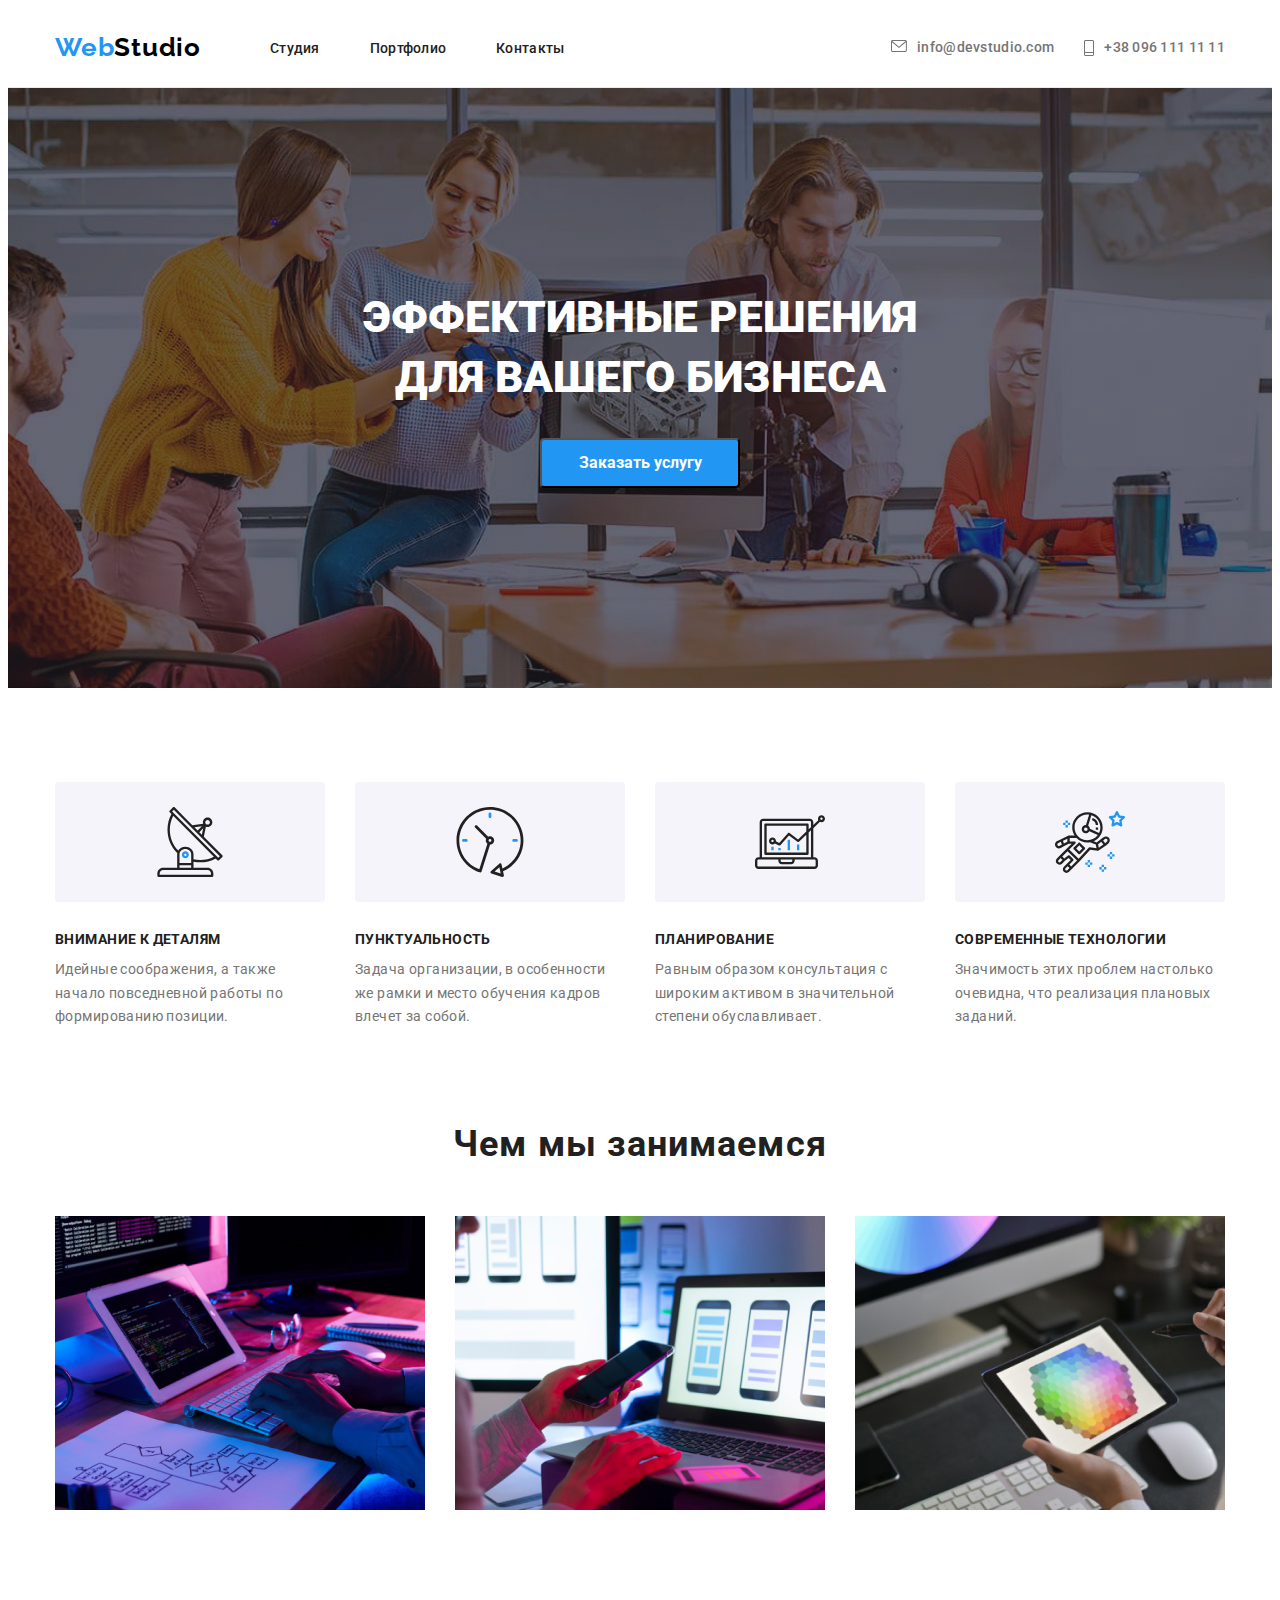
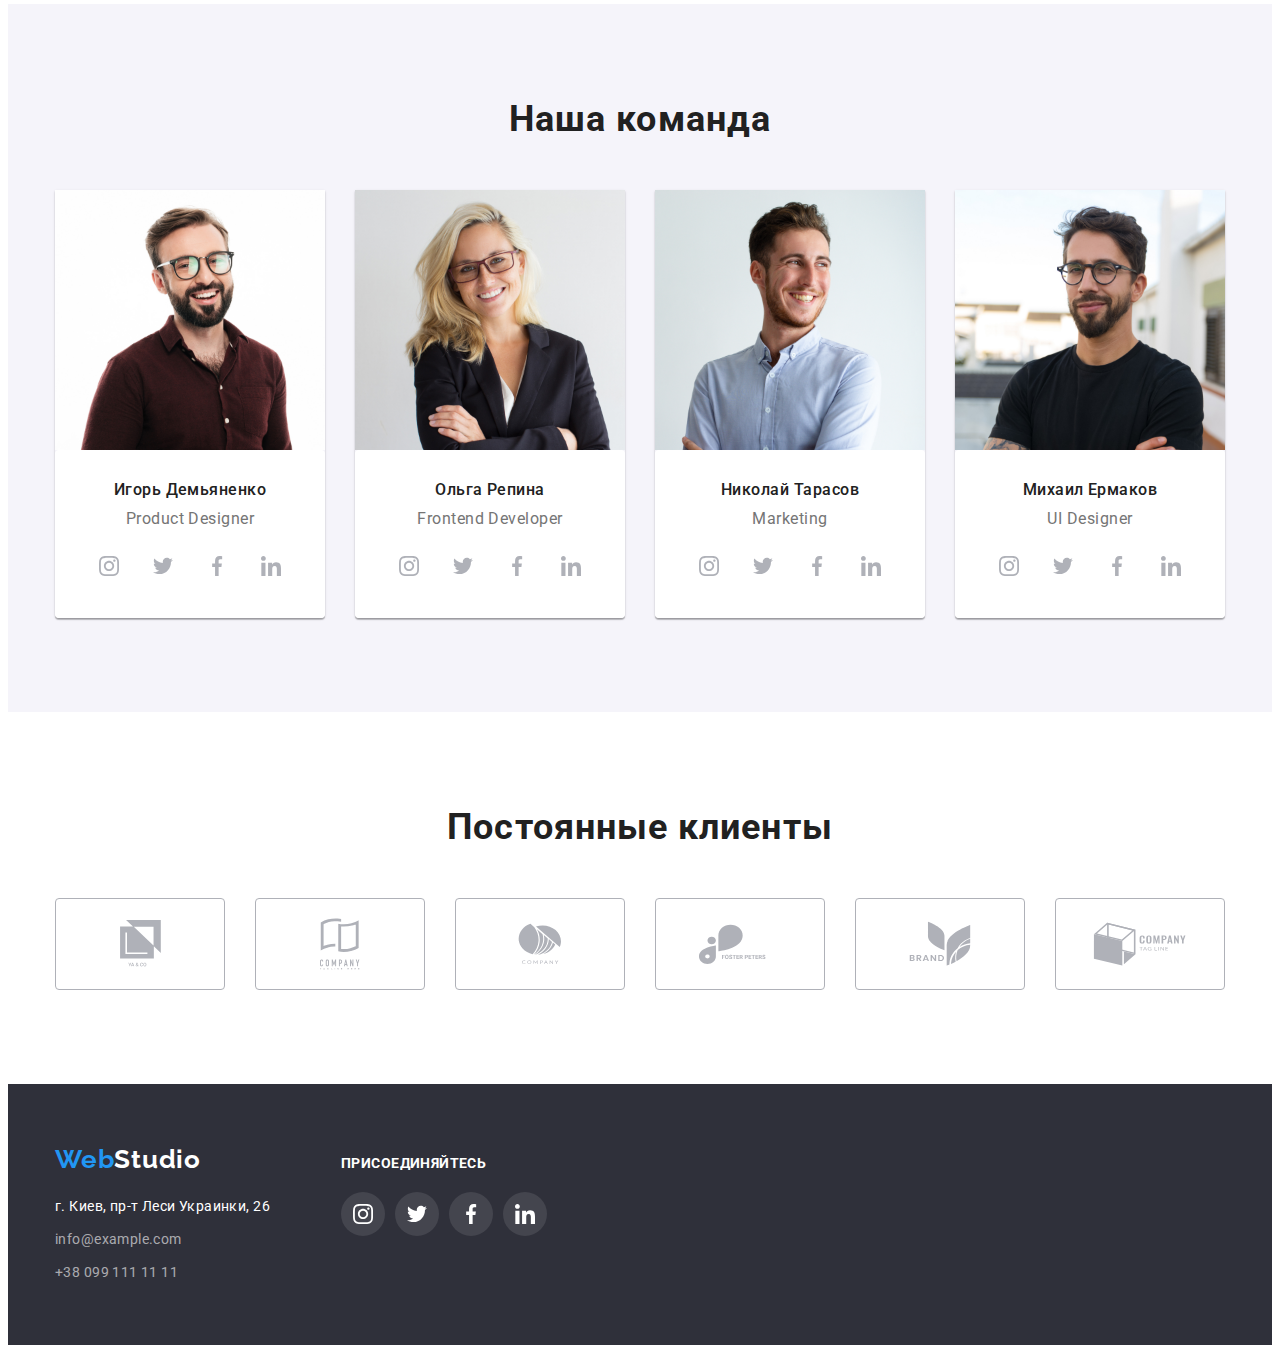
<file: index.html>
<!DOCTYPE html>
<html lang="ru">
<head>
    <meta charset="UTF-8">
    <meta http-equiv="X-UA-Compatible" content="IE=edge">
    <meta name="viewport" content="width=device-width, initial-scale=1.0">
    <title>Document</title> 
    <link rel="preconnect" href="https://fonts.googleapis.com">
    <link rel="preconnect" href="https://fonts.gstatic.com" crossorigin>
    <link href="https://fonts.googleapis.com/css2?family=Raleway:wght@700&family=Roboto:wght@400;500;700;900&display=swap" rel="stylesheet">
    <link rel="stylesheet" href="https://cdnjs.cloudflare.com/ajax/libs/modern-normalize/1.1.0/modern-normalize.min.css" integrity="sha512-wpPYUAdjBVSE4KJnH1VR1HeZfpl1ub8YT/NKx4PuQ5NmX2tKuGu6U/JRp5y+Y8XG2tV+wKQpNHVUX03MfMFn9Q==" crossorigin="anonymous" referrerpolicy="no-referrer" />
    <link rel="stylesheet" href="./css/styles.css" />
</head>

<body>
<header class="header">
    <div class="container">
<nav class="header-nav">
    <a class="logo link" href="" lang="en">Web<span class="logo-accent">Studio</span></a>
    
   <ul class="header-list list"> 
       <li class="header-item"><a href="./index.html" class="header-link link studia ">Студия</a></li>
    <li class="header-item"><a href="./portfolio.html" class="header-link link portfolio">Портфолио</a></li>
    <li class="header-item"><a href="" class="header-link link contacts">Контакты</a></li>
</ul>
</nav>
 <ul class="header-connect list">
    <li class="header-connect-item"><a href="mailto:info@devstudio.com" class="header-mail link">
        <svg class="header-icon" width="16" height="12">
            <use href="./img/icons-four.svg#icon-envelope"></use>
        </svg> info@devstudio.com</a>
      </li>
    <li class="header-connect-item"><a href="tel:+380961111111" class="header-tel link">
        <svg class="header-icon" width="10" height="16">
            <use href="./img/icons-four.svg#icon-Vector"></use>
        </svg> +38 096 111 11 11</a>
      </li>
 </ul>
</div>

</header>

<main>   
 <section class="business">
    <div class="container">
<h1 class="main-title">ЭФФЕКТИВНЫЕ РЕШЕНИЯ <br>ДЛЯ ВАШЕГО БИЗНЕСА</h1>
<button type="button" class="business-btn">Заказать услугу</button>
</div>
</section>
<section class="option">
        <ul class="option-soc-list list">
            <li class="option-soc-item">
                <div class="option-soc">
                 <svg class="option-soc-icon" width="70" height="70">
                    <use href="./img/icons-three.svg#icon-antenna-1"></use>
                 </svg>
                </div>
            </li>
            <li class="option-soc-item">
                <div class="option-soc">
                 <svg class="option-soc-icon" width="70" height="70">
                    <use href="./img/icons-three.svg#icon-clock-1"></use>
                 </svg>
                </div>
            </li>
            <li class="option-soc-item">
                <div class="option-soc">
                 <svg class="option-soc-icon" width="70" height="70">
                    <use href="./img/icons-three.svg#icon-diagram-1"></use>
                 </svg>
                </div>
            </li>
            <li class="option-soc-item">
                <div class="option-soc">
                 <svg class="option-soc-icon" width="70" height="70">
                    <use href="./img/icons-three.svg#icon-astronaut-1"></use>
                 </svg>
                </div>
            </li>
        </ul>
    <div class="container">
    <ul class="option-list list">
    <li class="option-item "> 
        <h3 class="option-item-title ">Внимание к деталям</h3>
    <p class="option-iyem-text">Идейные соображения, а также начало повседневной работы по формированию позиции. </p>
</li>
    <li class="option-item">
        <h3 class="option-item-title">Пунктуальность </h3>
    <p class="option-iyem-text">Задача организации, в особенности же рамки и место обучения кадров влечет за собой.</p>
</li>
    <li class="option-item">
        <h3 class="option-item-title">Планирование</h3>
    <p class="option-iyem-text">Равным образом консультация с широким активом в значительной степени обуславливает.</p>
</li>
    <li class="option-item">
        <h3 class="option-item-title">Современные технологии</h3>
    <p class="option-iyem-text">Значимость этих проблем настолько очевидна, что реализация плановых заданий.</p>
</li>
</ul>
</div>
</section>
<section class="work">
<div class="container">
<h2 class="work-title">Чем мы занимаемся</h2>

<ul class="work-list list">
    
    <li class="work-item"><img src="img/cod.jpg" alt="верстка" width="370" height="294" class="work-pict"> </li>
<li class="work-item"> <img src="img/telephone.jpg" alt="верстка" width="370" height="294"  class="work-pict"></li>
<li class="work-item"><img src="img/laptop.jpg" alt="верстка" width="370" height="294" class="work-pict"></li>
</ul>
</div>
</section>
   <section class="hero">
       <div class="container">
<h2 class="hero-title">Наша команда</h2>
<ul class="hero-list list">
    <li class="hero-item">
           
        <img src="./img/igor.jpg" alt="работник1" width="270" height="260"  class="hero-pict">
        <div class="about-people">
        <h3 class="hero-name">Игорь Демьяненко</h3>
        <p class="hero-work">Product Designer</p>
        <ul class="hero-soc-list list">
            <li class="hero-soc-item"><a href="" class="hero-soc-link link">
                <svg class="hero-soc-icon" width="20" height="20">
                    <use href="./img/icons.svg#icon-instagram-2-1"></use>
                </svg>
            </a></li>
            <li class="hero-soc-item"><a href="" class="hero-soc-link link">
                <svg class="hero-soc-icon" width="20" height="20">
                    <use href="./img/icons.svg#icon-twitter-1-1"></use>
                </svg>
            </a></li>
            <li class="hero-soc-item"><a href="" class="hero-soc-link link">
                <svg class="hero-soc-icon" width="20" height="20">
                    <use href="./img/icons.svg#icon-facebook-1-1"></use>
                </svg>
            </a></li>
            <li class="hero-soc-item"><a href="" class="hero-soc-link link">
                <svg class="hero-soc-icon" width="20" height="20">
                    <use href="./img/icons.svg#icon-linkedin-1-1"></use>
                </svg>
            </a></li>
        </ul>
        </div>
    </li>

    <li class="hero-item">
                            
        <img src="./img/olha.jpg" alt="работник2" width="270" height="260" class="hero-pict">
        <div class="about-people">
        <h3 class="hero-name">Ольга Репина</h3>
        <p class="hero-work">Frontend Developer</p>
        <ul class="hero-soc-list list">
            <li class="hero-soc-item"><a href="" class="hero-soc-link link">
                <svg class="hero-soc-icon" width="20" height="20">
                    <use href="./img/icons.svg#icon-instagram-2-1"></use>
                </svg>
            </a></li>
            <li class="hero-soc-item"><a href="" class="hero-soc-link link">
                <svg class="hero-soc-icon" width="20" height="20">
                    <use href="./img/icons.svg#icon-twitter-1-1"></use>
                </svg>
            </a></li>
            <li class="hero-soc-item"><a href="" class="hero-soc-link link">
                <svg class="hero-soc-icon" width="20" height="20">
                    <use href="./img/icons.svg#icon-facebook-1-1"></use>
                </svg>
            </a></li>
            <li class="hero-soc-item"><a href="" class="hero-soc-link link">
                <svg class="hero-soc-icon" width="20" height="20">
                    <use href="./img/icons.svg#icon-linkedin-1-1"></use>
                </svg>
            </a></li>
        </ul>
        </div>   
    </li>
    <li class="hero-item">              
      
        <img src="./img/nikolay.jpg" alt="работник3" width="270" height="260" class="hero-pict">
        <div class="about-people">
        <h3 class="hero-name">Николай Тарасов</h3>
        <p class="hero-work">Marketing</p>
        <ul class="hero-soc-list list">
            <li class="hero-soc-item"><a href="" class="hero-soc-link link">
                <svg class="hero-soc-icon" width="20" height="20">
                    <use href="./img/icons.svg#icon-instagram-2-1"></use>
                </svg>
            </a></li>
            <li class="hero-soc-item"><a href="" class="hero-soc-link link">
                <svg class="hero-soc-icon" width="20" height="20">
                    <use href="./img/icons.svg#icon-twitter-1-1"></use>
                </svg>
            </a></li>
            <li class="hero-soc-item"><a href="" class="hero-soc-link link">
                <svg class="hero-soc-icon" width="20" height="20">
                    <use href="./img/icons.svg#icon-facebook-1-1"></use>
                </svg>
            </a></li>
            <li class="hero-soc-item"><a href="" class="hero-soc-link link">
                <svg class="hero-soc-icon" width="20" height="20">
                    <use href="./img/icons.svg#icon-linkedin-1-1"></use>
                </svg>
            </a></li>
        </ul>
        </div>
    </li>

    <li class="hero-item"> 
        <img src="./img/mihail.jpg" alt="работник4" width="270" height="260" class="hero-pict">
        <div class="about-people">
        <h3 class="hero-name">Михаил Ермаков</h3>
        <p class="hero-work">UI Designer</p> 
        <ul class="hero-soc-list list">
            <li class="hero-soc-item"><a href="" class="hero-soc-link link">
                <svg class="hero-soc-icon" width="20" height="20">
                    <use href="./img/icons.svg#icon-instagram-2-1"></use>
                </svg>
            </a></li>
            <li class="hero-soc-item"><a href="" class="hero-soc-link link">
                <svg class="hero-soc-icon" width="20" height="20">
                    <use href="./img/icons.svg#icon-twitter-1-1"></use>
                </svg>
            </a></li>
            <li class="hero-soc-item"><a href="" class="hero-soc-link link">
                <svg class="hero-soc-icon" width="20" height="20">
                    <use href="./img/icons.svg#icon-facebook-1-1"></use>
                </svg>
            </a></li>
            <li class="hero-soc-item"><a href="" class="hero-soc-link link">
                <svg class="hero-soc-icon" width="20" height="20">
                    <use href="./img/icons.svg#icon-linkedin-1-1"></use>
                </svg>
            </a></li>
        </ul>         
        </div>
    </li>
</ul>
</div>
</section>
<section class="customers">
    <h2 class="customers-title">Постоянные клиенты</h2>
   <ul class="customers-list list">
       <li class="customers-item"><a href="" class="customers-link">
           <svg class="customers-icon" width="41" height="46.7">
               <use href="./img/icons-two.svg#icon-Union-2"></use>
           </svg>
       </a></li>
       <li class="customers-item"><a href="" class="customers-link">
           <svg class="customers-icon" width="40" height="52">
               <use href="./img/icons-two.svg#icon-Union-1"></use>
           </svg>
       </a></li>
       <li class="customers-item"><a href="" class="customers-link">
           <svg class="customers-icon" width="43.46" height="41.18">
               <use href="./img/icons-two.svg#icon-Object-2"></use>
           </svg>
       </a></li>
       <li class="customers-item"><a href="" class="customers-link">
           <svg class="customers-icon" width="84.44" height="40.62">
               <use href="./img/icons-two.svg#icon-group-2"></use>
           </svg>
       </a></li>
       <li class="customers-item"><a href="" class="customers-link">
           <svg class="customers-icon" width="62.54" height="45.43">
               <use href="./img/icons-two.svg#icon-group-1"></use>
           </svg>
       </a></li>
       <li class="customers-item"><a href="" class="customers-link">
           <svg class="customers-icon" width="93.79" height="43.93">
               <use href="./img/icons-two.svg#icon-Object-1"></use>
           </svg>
       </a></li>
   </ul>
</section>
</main>
<footer class="footer">
    <div class="footer-container container">
    <div class="address-container">   
    <a class="logo link" href="" lang="en">Web<span class="logo-accent-two">Studio</span></a>
  
    <address>
        <ul class="footer-list list">
          <li class="footer-item"><a href="https://bit.ly/3pXMvUd" target="_blank" rel="noopener noreferrer" class="footer-link-place link">г. Киев, пр-т
              Леси Украинки, 26</a> </li>
          <li class="footer-item"><a href="mailto:info@example.com" class="footer-mail link">info@example.com</a> </li>
          <li class="footer-item"><a href="tel:+380991111111" class="footer-tel link">+38 099 111 11 11</a> </li>
        </ul>
      </address>
      </div>
      <div class="join">
          <strong class="join-title">присоединяйтесь</strong>
          <ul class="join-list list">
              <li class="join-item">
                  <a href="" class="join-link link">
                      <svg class="join-icon" width="20" height="20">
                          <use href="./img/icons.svg#icon-instagram-2-1"></use>
                      </svg>
                  </a>
              </li>
              <li class="join-item">
                  <a href="" class="join-link link">
                      <svg class="join-icon" width="20" height="20">
                          <use href="./img/icons.svg#icon-twitter-1-1"></use>
                      </svg>
                  </a>
              </li>
              <li class="join-item">
                  <a href="" class="join-link link">
                      <svg class="join-icon" width="20" height="20">
                          <use href="./img/icons.svg#icon-facebook-1-1"></use>
                      </svg>
                  </a>
              </li>
              <li class="join-item">
                  <a href="" class="join-link link">
                      <svg class="join-icon" width="20" height="20">
                          <use href="./img/icons.svg#icon-linkedin-1-1"></use>
                      </svg>
                  </a>
              </li>
          </ul>
      </div>
    </div>
    </footer> 

</body>
</html>
</file>
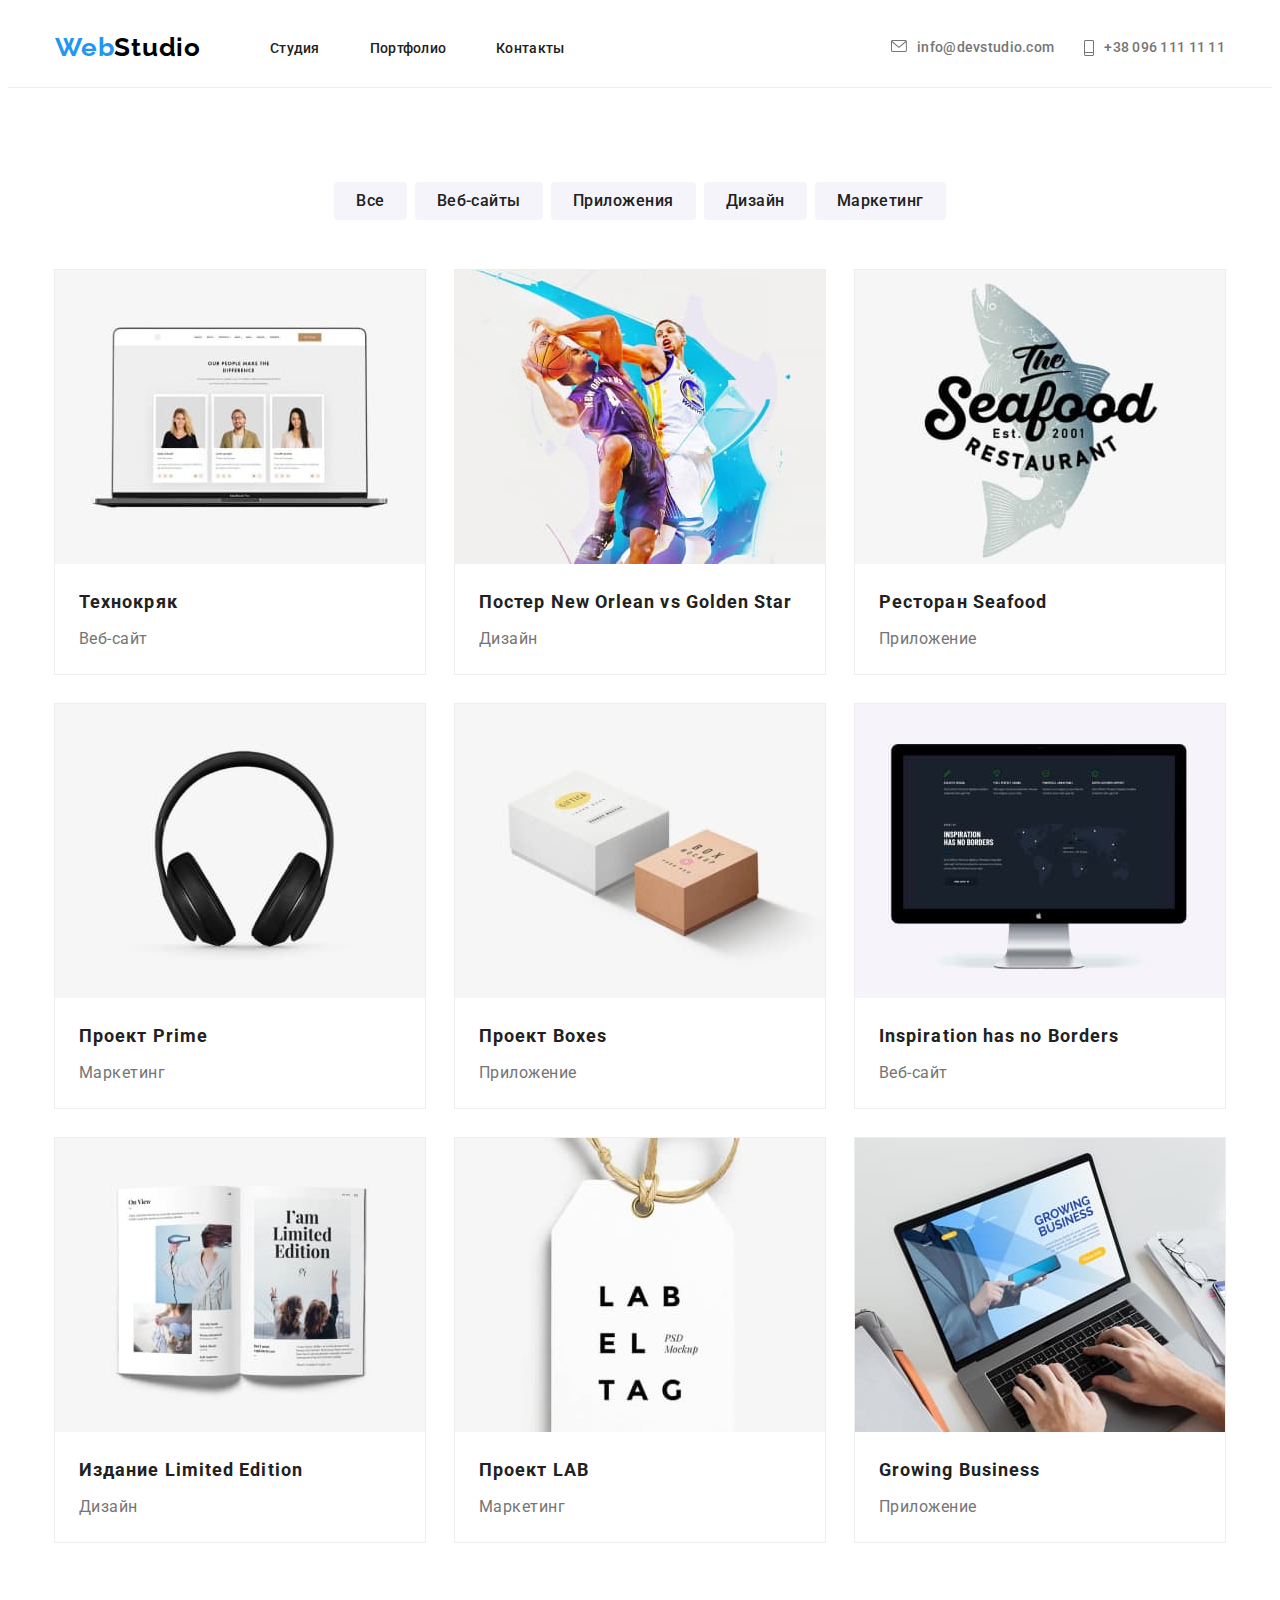
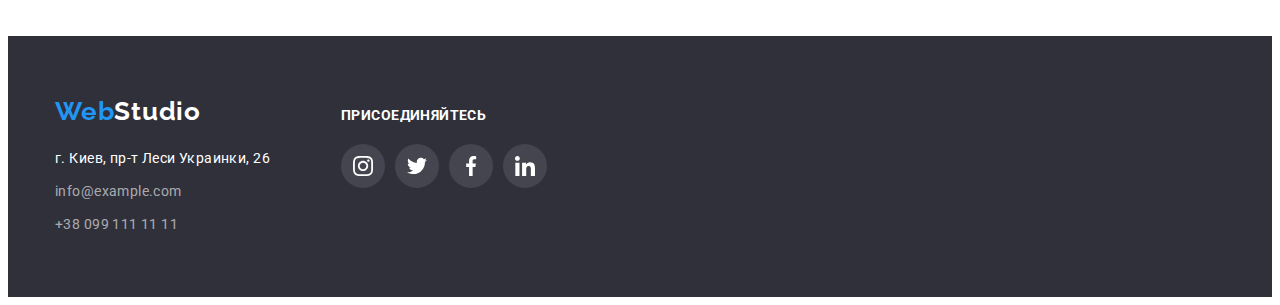
<file: portfolio.html>
<!DOCTYPE html>
<html lang="ru">
<head>
    <meta charset="UTF-8">
    <meta http-equiv="X-UA-Compatible" content="IE=edge">
    <meta name="viewport" content="width=device-width, initial-scale=1.0">
    <title>Document</title>
    <link rel="preconnect" href="https://fonts.googleapis.com">
<link rel="preconnect" href="https://fonts.gstatic.com" crossorigin>
<link href="https://fonts.googleapis.com/css2?family=Raleway:wght@700&family=Roboto:wght@400;500;700;900&display=swap" rel="stylesheet">
<link rel="stylesheet" href="https://cdnjs.cloudflare.com/ajax/libs/modern-normalize/1.1.0/modern-normalize.min.css" integrity="sha512-wpPYUAdjBVSE4KJnH1VR1HeZfpl1ub8YT/NKx4PuQ5NmX2tKuGu6U/JRp5y+Y8XG2tV+wKQpNHVUX03MfMFn9Q==" crossorigin="anonymous" referrerpolicy="no-referrer" />
<link rel="stylesheet" href="./css/styles.css" />
</head>
<body>
    
    <header class="header">
        <div class="container">
    <nav class="header-nav">
        <a class="logo link" href="" lang="en">Web<span class="logo-accent">Studio</span></a>
        
       <ul class="header-list list"> 
           <li class="header-item"><a href="./index.html" class="header-link link studia ">Студия</a></li>
        <li class="header-item"><a href="./portfolio.html" class="header-link link portfolio">Портфолио</a></li>
        <li class="header-item"><a href="" class="header-link link contacts">Контакты</a></li>
    </ul>
    </nav>
     <ul class="header-connect list">
        <li class="header-connect-item"><a href="mailto:info@devstudio.com" class="header-mail link">
            <svg class="header-icon" width="16" height="12">
                <use href="./img/icons-four.svg#icon-envelope"></use>
            </svg> info@devstudio.com</a>
          </li>
        <li class="header-connect-item"><a href="tel:+380961111111" class="header-tel link">
            <svg class="header-icon" width="10" height="16">
                <use href="./img/icons-four.svg#icon-Vector"></use>
            </svg> +38 096 111 11 11</a>
          </li>
     </ul>
    </div>
    
    </header>
    <main>
<section class="main-box">
    <div class="container">
    <ul class="main-list list">
        <li class="main-item"><button type="button" class="main-btn">Все</button></li>
        <li class="main-item"><button type="button" class="main-btn">Веб-сайты</button></li>
        <li class="main-item"><button type="button" class="main-btn">Приложения</button></li>
        <li class="main-item"><button type="button" class="main-btn">Дизайн</button></li>
        <li class="main-item"><button type="button" class="main-btn">Маркетинг</button></li>
    </ul>
    <ul class="box-list list">
        <li class="box-item">
           <a href="" class="box-link link"> <img src="./images/img1.jpg" alt="веб-сайт" width="370" height="294" class="box-photo">
           <div class="about-box">
           <h3 class="box-title">Технокряк</h3>
                    <p class="box-text">Веб-сайт</p>
            </div>    
        </a>
        </li>
        <li class="box-item " >
          <a href="" class="box-link link">  <img src="./images/img2.jpg" alt="дизайн" width="370" height="294" class="box-photo">
          <div class="about-box">     
          <h3 class="box-title">Постер New Orlean vs Golden Star</h3>
                    <p class="box-text">Дизайн</p>
           </div>     
            </a>
        </li>
        <li class="box-item">
            <a href="" class="box-link link"><img src="./images/img3.jpg" alt="приложение" width="370" height="294" class="box-photo">
            <div class="about-box">   
            <h3 class="box-title">Ресторан Seafood</h3>
                    <p class="box-text">Приложение</p>
            </div>    
        </a>
        </li>
        <li class="box-item">
            <a href="" class="box-link link"><img src="./images/img4.jpg" alt="маркетинг" width="370" height="294" class="box-photo">
            <div class="about-box">    
            <h3 class="box-title">Проект Prime</h3>
                    <p class="box-text">Маркетинг</p>
            </div>    
            </a>
        </li>
        <li class="box-item">
            <a href="" class="box-link link"><img src="./images/img5.jpg" alt="приложение" width="370" height="294" class="box-photo">
            <div class="about-box">    
            <h3 class="box-title">Проект Boxes</h3>
                    <p class="box-text">Приложение</p>
            </div>    
            </a>
        </li>
        <li class="box-item">
            <a href="" class="box-link link"><img src="./images/img6.jpg" alt="веб-сайт" width="370" height="294" class="box-photo">
            <div class="about-box">    
            <h3 class="box-title">Inspiration has no Borders</h3>
                    <p class="box-text">Веб-сайт</p>
            </div>    
            </a>
        </li>
        <li class="box-item">
            <a href="" class="box-link link"><img src="./images/img7.jpg" alt="дизайн" width="370" height="294" class="box-photo">
            <div class="about-box">    
            <h3 class="box-title">Издание Limited Edition</h3>
                    <p class="box-text">Дизайн</p>
            </div>    
            </a>
        </li>
        <li class="box-item">
            <a href="" class="box-link link"><img src="./images/img8.jpg" alt="маркетинг" width="370" height="294" class="box-photo">
            <div class="about-box">    
            <h3 class="box-title">Проект LAB</h3>
                    <p class="box-text">Маркетинг</p>
            </div>    
            </a>
        </li>
        <li class="box-item">
            <a href="" class="box-link link"><img src="./images/img9.jpg" alt="приложение" width="370" height="294" class="box-photo">
            <div class="about-box">    
            <h3 class="box-title">Growing Business</h3>
                    <p class="box-text">Приложение</p>
            </div>    
            </a>
        </li>
    </ul>
</div>
</section>
    </main>
    <footer class="footer">
        <div class="footer-container container">
        <div class="address-container">   
        <a class="logo link" href="" lang="en">Web<span class="logo-accent-two">Studio</span></a>
      
        <address>
            <ul class="footer-list list">
              <li class="footer-item"><a href="https://bit.ly/3pXMvUd" target="_blank" rel="noopener noreferrer" class="footer-link-place link">г. Киев, пр-т
                  Леси Украинки, 26</a> </li>
              <li class="footer-item"><a href="mailto:info@example.com" class="footer-mail link">info@example.com</a> </li>
              <li class="footer-item"><a href="tel:+380991111111" class="footer-tel link">+38 099 111 11 11</a> </li>
            </ul>
          </address>
          </div>
          <div class="join">
              <strong class="join-title">присоединяйтесь</strong>
              <ul class="join-list list">
                  <li class="join-item">
                      <a href="" class="join-link link">
                          <svg class="join-icon" width="20" height="20">
                              <use href="./img/icons.svg#icon-instagram-2-1"></use>
                          </svg>
                      </a>
                  </li>
                  <li class="join-item">
                      <a href="" class="join-link link">
                          <svg class="join-icon" width="20" height="20">
                              <use href="./img/icons.svg#icon-twitter-1-1"></use>
                          </svg>
                      </a>
                  </li>
                  <li class="join-item">
                      <a href="" class="join-link link">
                          <svg class="join-icon" width="20" height="20">
                              <use href="./img/icons.svg#icon-facebook-1-1"></use>
                          </svg>
                      </a>
                  </li>
                  <li class="join-item">
                      <a href="" class="join-link link">
                          <svg class="join-icon" width="20" height="20">
                              <use href="./img/icons.svg#icon-linkedin-1-1"></use>
                          </svg>
                      </a>
                  </li>
              </ul>
          </div>
        </div>
        </footer>
</body>
</html>
</file>
<file: css/styles.css>
:root {
    --header-color: #212121;
    --title-color:#212121;
    --text-color:#757575;
    --btn-color:#2196F3;
    --second-title-color:#FFFFFF;
    --logo-colar:#2196F3;
    --header-link-color:#757575;
    --second-btn-color:#212121;
}
img {
  display: block;
}

* {
  box-sizing: border-box;
}
address {
  font-style: normal;
}
p, h1, h2, h3, h4, h5, h6{
  margin: 0;
}
ul{
  margin: 0;
  padding-left: 0;
}


body{
font-family: 'Roboto', sans-serif;
color: #212121;

}
.list {
    list-style: none;
}
.link {
    text-decoration: none;
}
.container {
  width: 1200px;
  margin: 0 auto;
  padding-left: 15px;
  padding-right: 15px;
}
                                          /*header*/
.header {
  padding-top: 24px;
  padding-bottom: 24px;
  border-bottom: 1px solid #ECECEC;
}
.logo {font-family: 'Raleway',sans-serif;
    font-style: normal;
    font-weight: 700;
    font-size: 26px;
    line-height: 1.19;
    letter-spacing: 0.03em;
    color: var(--logo-colar);
    width: 145px;
    height: 31px;
  }
  .logo {
    margin-right: 70px;
  }
    .logo-accent {
        color: black;
    }
    .logo-accent-two{
      color: #FFFFFF;
    }
    .header-list {
      display: flex;
    }
    .header-nav {
      display: flex;
      align-items: center;
    }
    .header .container {
     display: flex;
     align-items: center;
    }
  .header-link {
    font-weight: 500;
    font-size: 14px;
    line-height: 1.14;  
    letter-spacing: 0.02em;
    
    color: var(--header-color);
  }

  .header-item {
   margin-right: 50px;

  }
  .header-item:last-child {
    margin-right: 0;
  }
  .header-mail {
      
  font-weight: 500;
  font-size: 14px;
  line-height: 1.14;
  letter-spacing: 0.02em;
  
  color: var(--header-link-color);
  margin-right: 30px;
  }
  .header-tel {
    font-weight: 500;
    font-size: 14px;
    line-height: 1.14;
    letter-spacing: 0.02em;
    
    color: var(--header-link-color);
  }
  .header-connect {
    margin-left: auto;
    display: flex;
  }
  .header-tel, .header-mail {
   
   display: flex;
  }
  .header-icon {
    fill: #757575;
    margin-right: 10px;  
  }

  .header-link:hover,
  .header-link:focus {
    color: var(--btn-color);
  }
  .header-mail:hover,
  .header-mail:focus {
    color: var(--btn-color);
  }
  .header-mail:hover .header-icon,
  .header-mail:focus .header-icon {
    fill: var(--btn-color);
  }
  .header-tel:hover,
  .header-tel:focus {
    color: var(--btn-color);
  }

  .header-tel:hover .header-icon,
  .header-tel:focus .header-icon{
    color: var(--btn-color);
    fill: var(--btn-color);
  }

  .business-btn:hover,
  .business-btn:focus {
    background: var(--btn-color);
  }
  .main-btn:hover,
  .main-btn:focus {
    background: var(--btn-color);
    color: #FFFFFF;
    box-shadow: 0px 3px 1px rgba(0, 0, 0, 0.1), 0px 1px 2px rgba(0, 0, 0, 0.08), 0px 2px 2px rgba(0, 0, 0, 0.12);
  }
  .footer-link-place:hover,
  .footer-link-place:focus {
    color: var(--btn-color);
  }
  .footer-mail:hover,
  .footer-mail:focus {
    color: var(--btn-color);
  }
  .footer-tel:hover,
  .footer-tel:focus {
    color: var(--btn-color);

  }
                                         /*main*/
 .business{
  background: #2F303A;
  background-image: linear-gradient(rgba(47, 48, 58, 0.4),
   rgba(47, 48, 58, 0.4)), url(../img/photo_bg.jpg);
   max-width: 1600px;
   margin: 0px auto;
  background-repeat: no-repeat;
  background-position: center;
  background-size: cover;
  padding-top: 200px;
  padding-bottom: 200px;
 }                                        
.main-title {
    font-weight: 900;
font-size: 44px;
line-height: 1.36;
color:var(--second-title-color);
text-align: center;
margin-bottom: 30px;
width: 696px;
margin-left: auto;
margin-right: auto;
}


  .business-btn {
    font-family: 'Roboto';
    font-style: normal;
    font-weight: 700;
    font-size: 16px;
    line-height: 1.88;
    min-width: 200px;
    height: 50px;
    margin: 0 auto;
    display: block;
    background: #2196F3;
box-shadow: 0px 4px 4px rgba(0, 0, 0, 0.15);
border-radius: 4px;
color: #FFFFFF;
  }   
  .option {
    padding-top: 94px;
    padding-bottom: 94px;
  }
    .option-list {
     display: flex;

    }
    .option-item:not(:last-child) {
      margin-right: 30px;
    }
    .option-item {
      width: 270px;
    }
  
  .option-item-title {
    font-weight: 700;
    font-size: 14px;
    line-height: 1.14;
    letter-spacing: 0.03em;
    text-transform: uppercase;
    color: var(--title-color);
    margin-bottom: 10px;
  } 
  .option-iyem-text {
    font-size: 14px;
    line-height: 1.71;
    letter-spacing: 0.03em;
    
    color: var(--text-color);
  }     

 .option-soc-list {
   display: flex;
   justify-content: center;
 }
 
 .option-soc-item {
   width: 270px;
   height: 120px;
   background: #F5F4FA;
   border-radius: 4px;
   margin-bottom: 30px;
   margin-left: 30px;
 }

 .option-soc-item:first-child {
   margin-left: 0px;
 }

 .option-soc {
    display: flex;
    width: 100%;
    height: 100%;
    justify-content: center;
    align-items: center;
 }




  .work {
    padding-bottom: 94px;
  }
  .work-title {
    font-weight: 700;
    font-size: 36px;
    line-height: 1.17;
    letter-spacing: 0.03em;
    color: var(--title-color);
    margin-bottom: 50px;
    text-align: center;
  }   
  .work-list {
   display: flex;
  }
  .work-item:not(:last-child) {
   margin-right: 30px;

  } 
  
  .hero {
    background: #F5F4FA;
    padding-top: 94px;
    padding-bottom: 94px; 
  }
  .hero-title {
    font-weight: 700;
    font-size: 36px;
    line-height: 1.17;
    letter-spacing: 0.03em;
    color: var(--title-color);
    text-align: center;
    margin-bottom: 50px;
  }  
  .hero-list {
    display: flex;
     margin: -15px;
  }
  /* .hero-item:not(:last-child) {
    margin-right: 30px; 

  } */
  .hero-item {
    /* flex-basic: calc((100% - 120px) / 4); */
    flex-basis: calc(100% / 4 - 30px);
    margin: 15px;
    box-shadow: 0px 1px 3px rgba(0, 0, 0, 0.12), 0px 1px 1px rgba(0, 0, 0, 0.14), 0px 2px 1px rgba(0, 0, 0, 0.2);
    border-radius: 0px 0px 4px 4px; 
  }
  .about-people {
    padding-top: 30px;
    padding-bottom: 30px;
    text-align: center;
    background-color: #FFFFFF;
    border-radius: 4px;
  }

  .hero-name {
    font-weight: 500;
    font-size: 16px;
    line-height: 1.19;
    letter-spacing: 0.03em;
    color: var(--title-color);
    margin-bottom: 10px;
  }     
  .hero-work {
    font-size: 16px;
    line-height: 1.19;
    letter-spacing: 0.03em;
    
    color: var(--text-color);
    margin-bottom: 16px;
  }   

  .hero-soc-list {
    display: flex;
    justify-content: center;
  }

  .hero-soc-item {
   width: 44px;
   height: 44px;
   margin-left: 10px;

  }
  
  .hero-soc-item:first-child {
    margin-left: 0px;
  }

  .hero-soc-link {
    display: flex;
    align-items: center; 
    justify-content: center; 
    width: 100%;
    height: 100%;
    border-radius: 50px;
  }
  .hero-soc-icon {
    fill:  #AFB1B8;
  }

  .hero-soc-link:hover,
  .hero-soc-link:focus {
    background: #2196F3;
  }

  .hero-soc-link:hover .hero-soc-icon,
  .hero-soc-link:focus .hero-soc-icon {
    fill: #FFFFFF;
  }
  
  .customers {
    padding-top: 94px;
    padding-bottom: 94px;
    
  }

  .customers-title {
    font-weight: 700;
    font-size: 36px;
    line-height: 1.17;
    text-align: center;
    letter-spacing: 0.03em;
    color: #212121;
    text-align: center;
    margin-bottom: 50px;
  }
  .customers-list {
    display: flex;
    justify-content: center;
  }

  .customers-item {
   width: 170px;
   height: 92px;
   margin-left: 30px; 
   border: 1px solid #AFB1B8;
   border-radius: 4px;
  }
  .customers-item:first-child {
    margin-left: 0px;
  }

  .customers-icon {
    fill: #AFB1B8;
  }

  .customers-link {
   display: flex;
   align-items: center ;
   justify-content: center;
   width: 100%;
   height: 100%;
  }
   
  .customers-link:hover,
  .customers-link:focus {
    border: 1px solid #2196F3;
  }

  .customers-link:hover .customers-icon,
  .customers-link:focus .customers-icon {
    fill: #2196F3;
  }

                                    /*footer*/
   .footer {
    background: #2F303A;
    padding-top: 60px;
    padding-bottom: 60px; 
    
   }
   .footer-container {
     display: flex;
     align-items: baseline;
   }
   .address-container {
     margin-right: 70px;
   }
   
   .footer-list {
     margin-top: 20px;
   }

   .footer-link-place {
    font-size: 14px;
    line-height: 1.71;
    letter-spacing: 0.03em;
    color: var(--second-title-color);
   }
   .footer-mail {
    font-size: 14px;
    line-height: 1.71;
    letter-spacing: 0.03em;
    color: rgba(255, 255, 255, 0.6);
   }
   .footer-tel {
    font-size: 14px;
    line-height: 1.71;
    letter-spacing: 0.03em;
    color: rgba(255, 255, 255, 0.6);
   }
   .footer-item:not(:last-child) {
     margin-bottom: 9px;

   } 
   .join-title {
    font-weight: 700;
    font-size: 14px;
    line-height: 1.14;
    letter-spacing: 0.03em;
    color: #FFFFFF;
    display: block;
    margin-bottom: 20px;
    text-transform: uppercase; 
   }

   .join-list {
     display: flex;
     justify-content: center;
   }  
   .join-item {
    width: 44px;
    height: 44px;
    margin-left: 10px;
   }
   .join-item:first-child {
     margin-left: 0px;
    } 

   .join-link {
     display: flex;
     justify-content: center;
     align-items: center;
     width: 100%;
     height: 100%;
     border-radius: 50px;
     background: rgba(255, 255, 255, 0.1);
   }   
   
   .join-icon {
     fill: #FFFFFF;
   } 

   .join-link:hover,
   .join-link:focus {
    background: #2196F3;
   }
    
  


                            /*main-portfolio*/
                            
  .main-box {
    padding-top: 94px;
    padding-bottom: 94px;
  } 

  .main-btn {
    font-family: 'Roboto';
    font-style: normal;
    font-weight: 500;
    font-size: 16px;
    line-height: 1.63;
    letter-spacing: 0.03em;
    color: var(--second-btn-color);
    padding: 6px 22px;
    background: #F5F4FA;
    border-radius: 4px;
    border: #FFFFFF;
    
  }  
  .main-list {
    margin-bottom: 50px;
    display:flex;
    justify-content: center;
  }
  .main-item:not(:last-child) {
    margin-right: 8px;
  }
  
  .about-box {
    padding-top: 20px;
    padding-bottom: 20px;
    /* border: 1px solid #EEEEEE; */
    padding-left: 24px;
    padding-right: 24px;
  }
  .box-list {
   display: flex;
   flex-wrap: wrap;
    margin: -15px;
  }
  .box-item {
    flex-basis: calc(100% / 9 - 30px);
     margin: 15px; 
     outline: 1px solid #EEEEEE;
  }

  .box-item:hover,
  .box-item:focus {
box-shadow: 0px 1px 1px rgba(0, 0, 0, 0.12), 0px 4px 4px 
rgba(0, 0, 0, 0.06), 1px 4px 6px rgba(0, 0, 0, 0.16);
  }

  .box-title{
    font-weight: 700;
    font-size: 18px;
    line-height: 2.00;
    letter-spacing: 0.06em;
    color: var(--title-color);
    margin-bottom: 4px;
     
  }                                                   
  .box-text {
    font-size: 16px;
    line-height: 1.88;
    letter-spacing: 0.03em;
    
    color: var(--text-color);
  }
</file>
